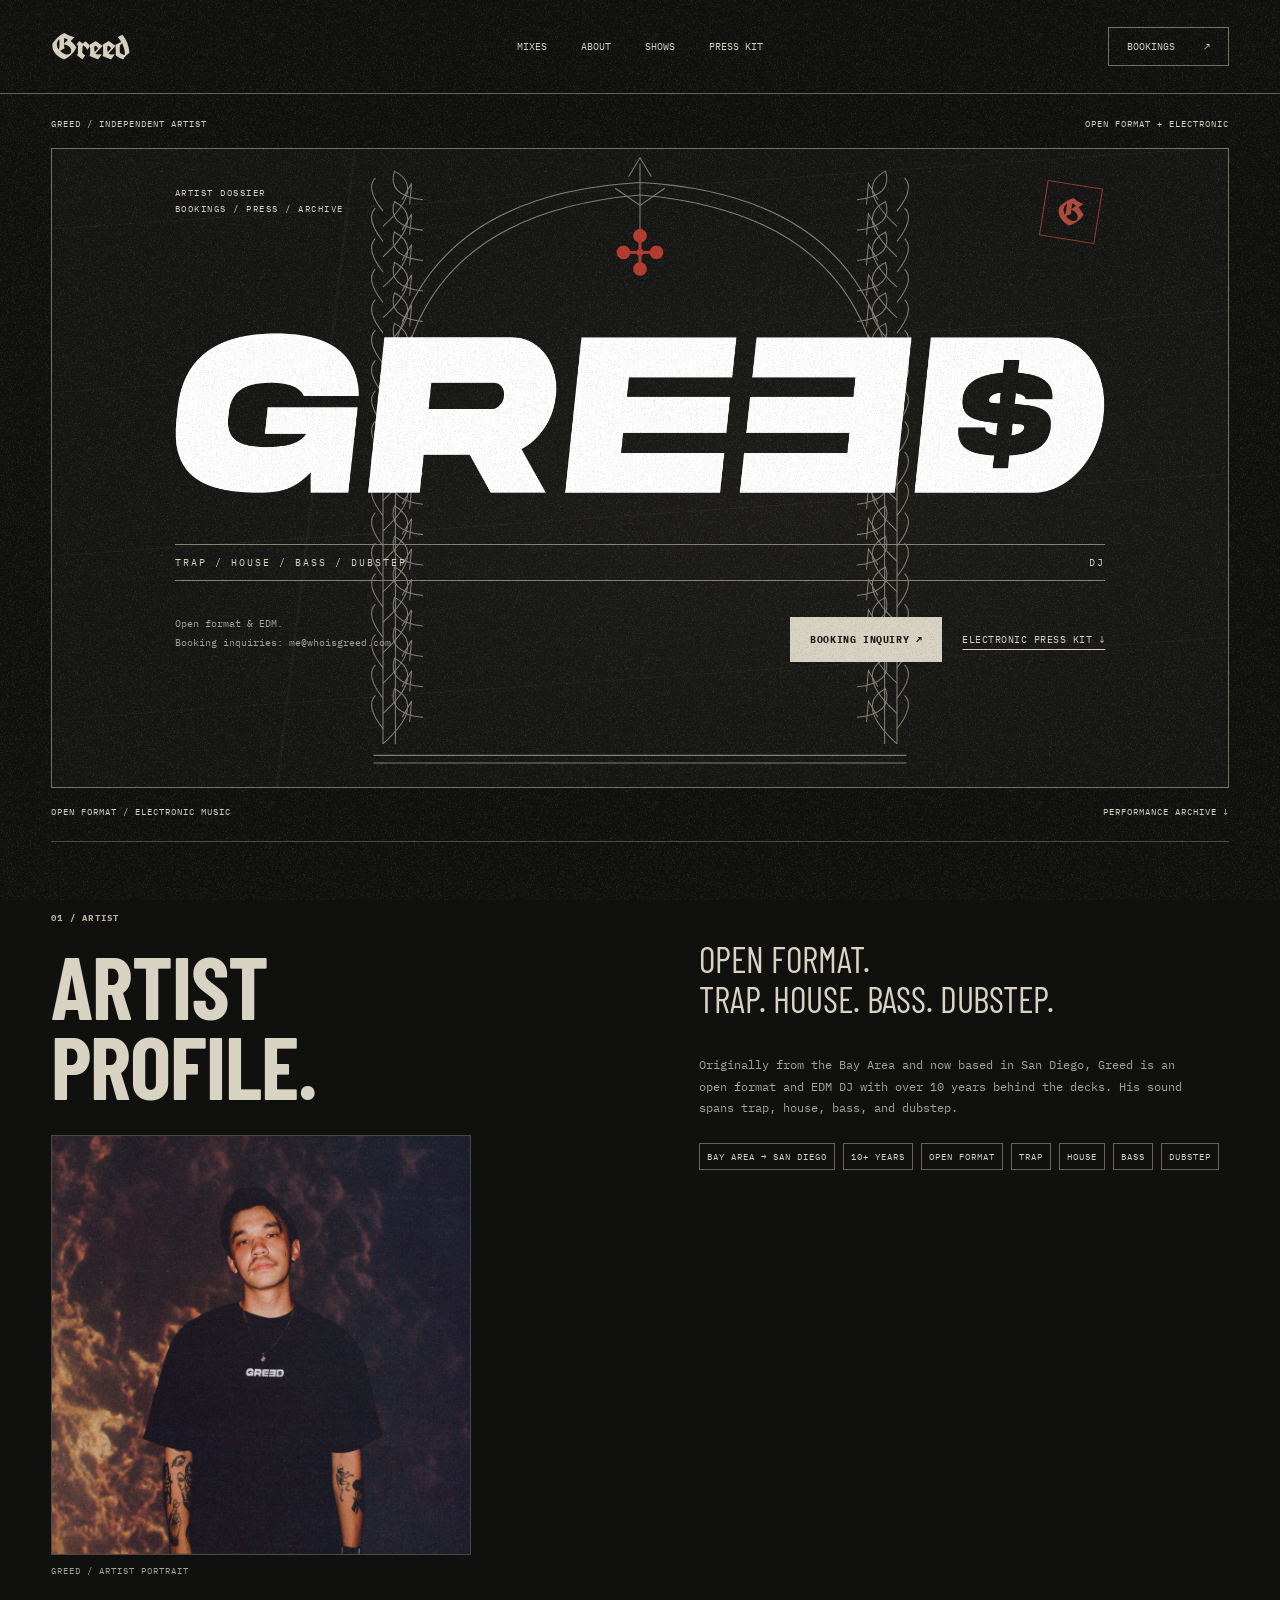
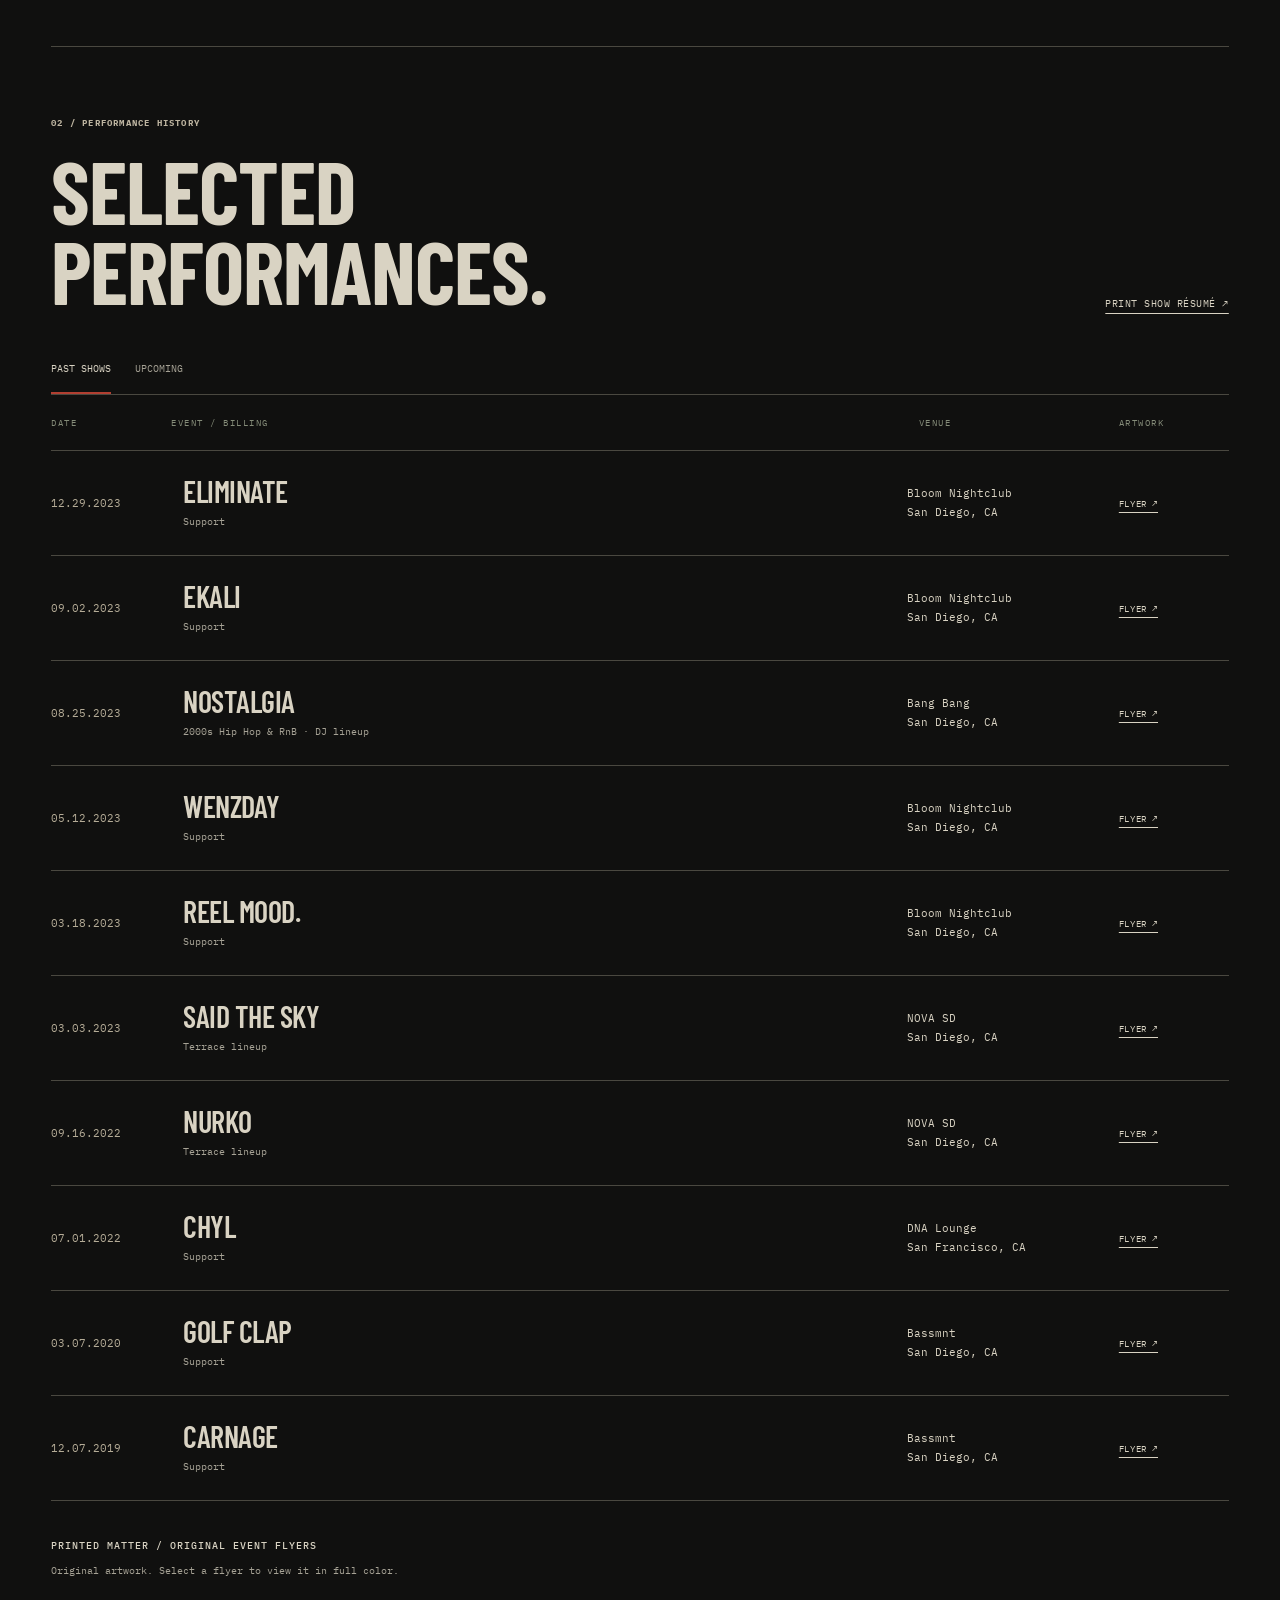
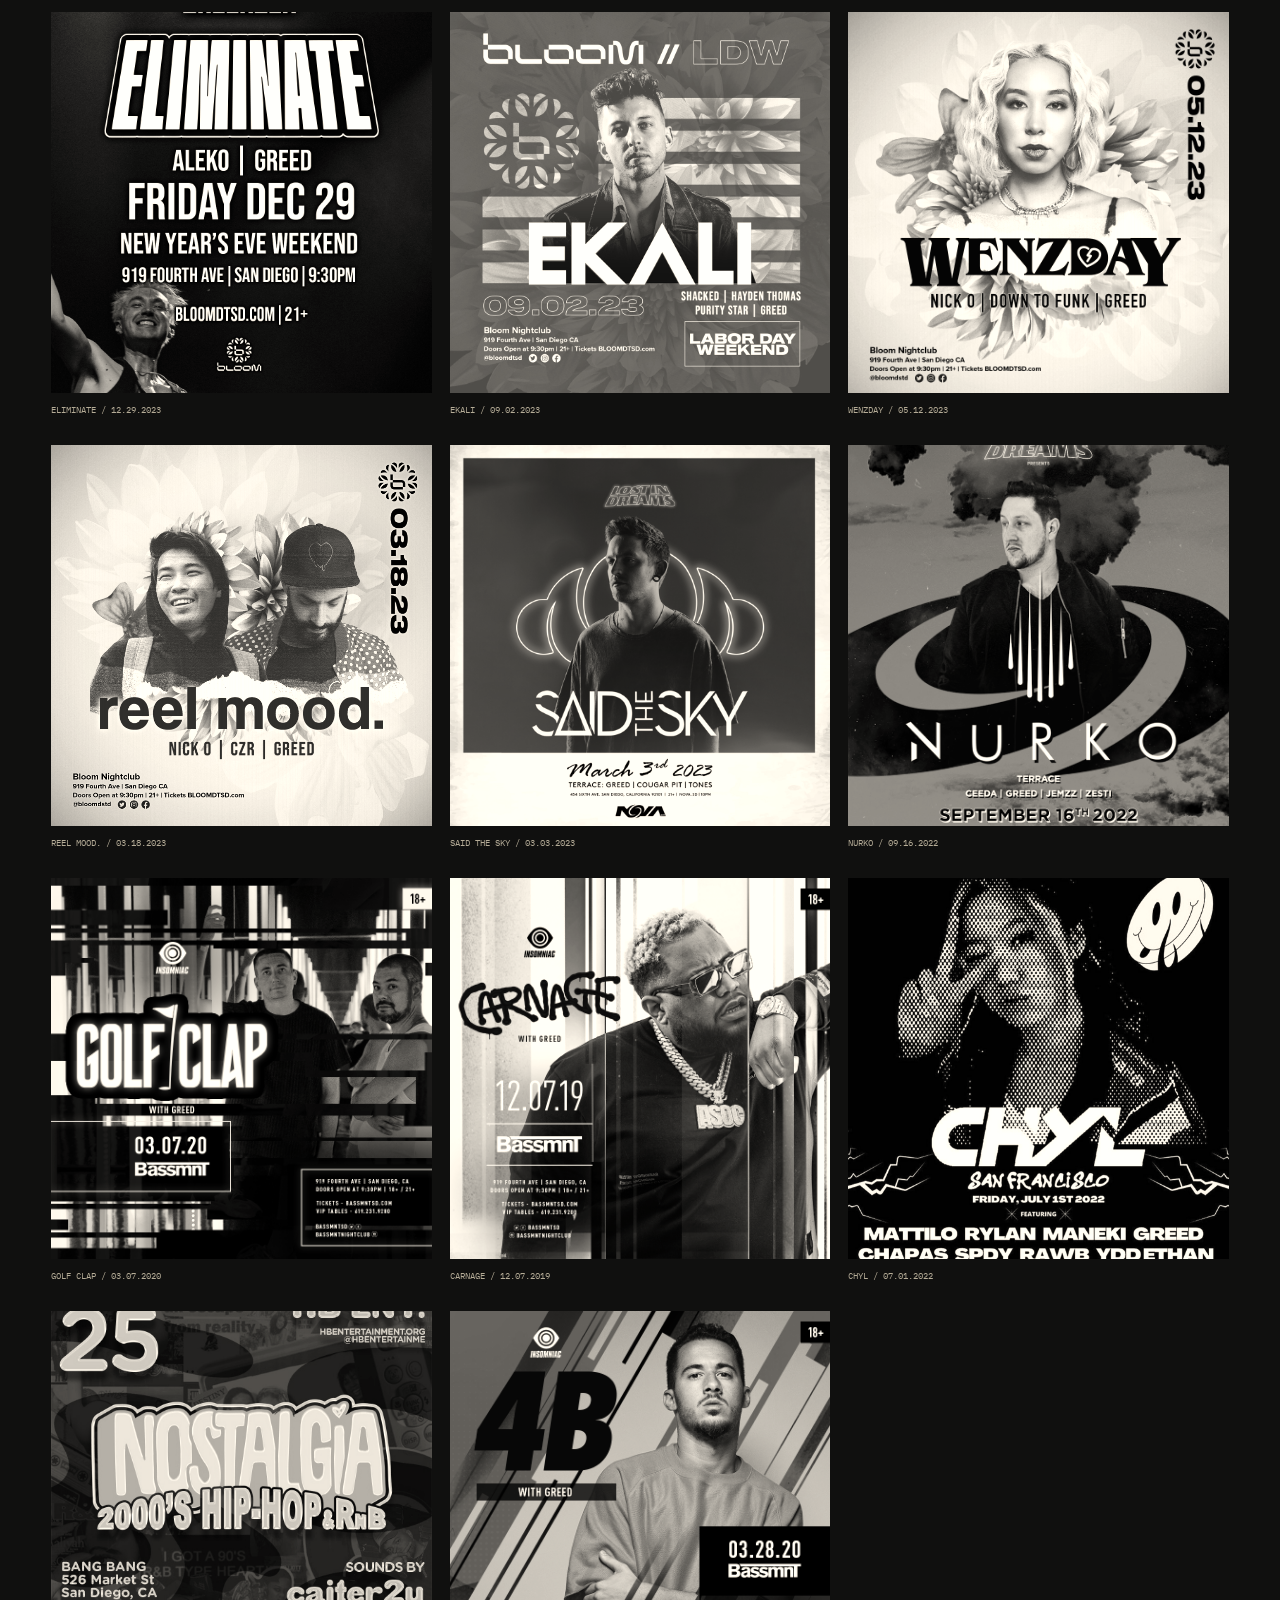
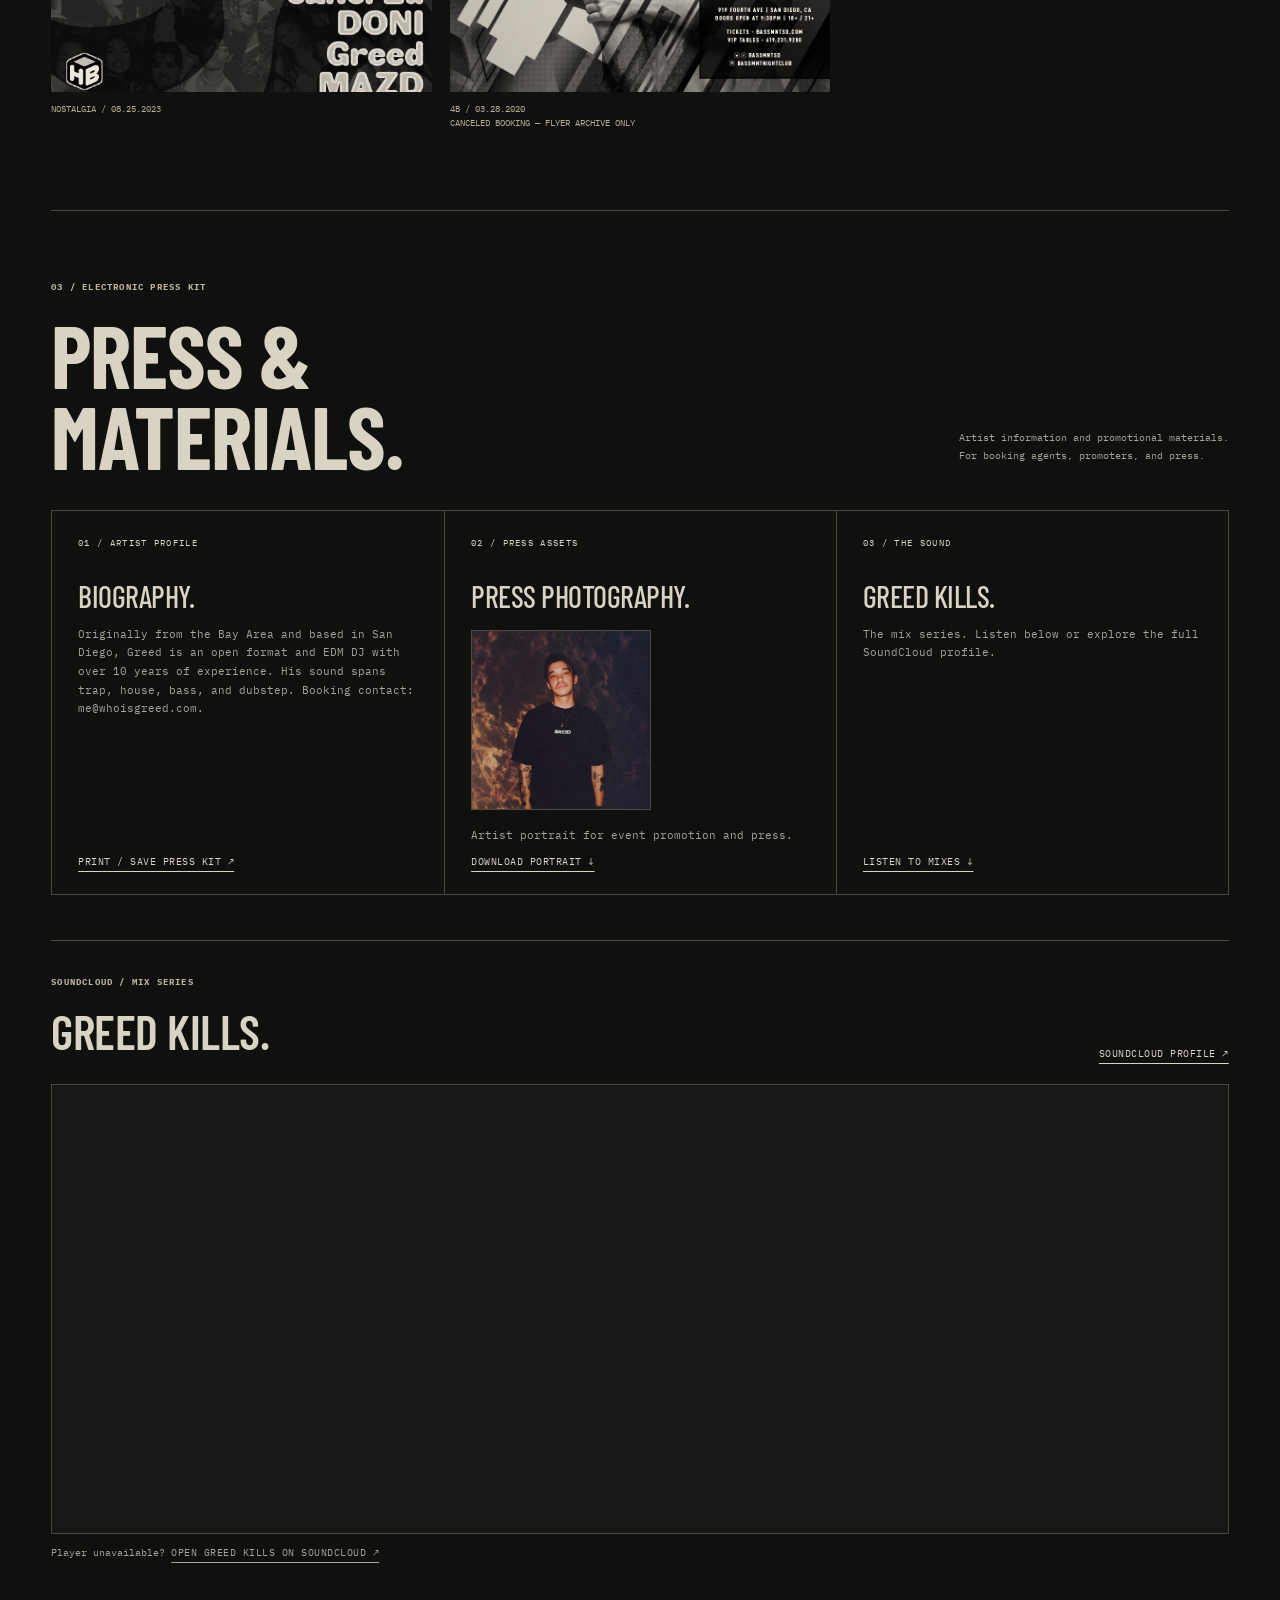
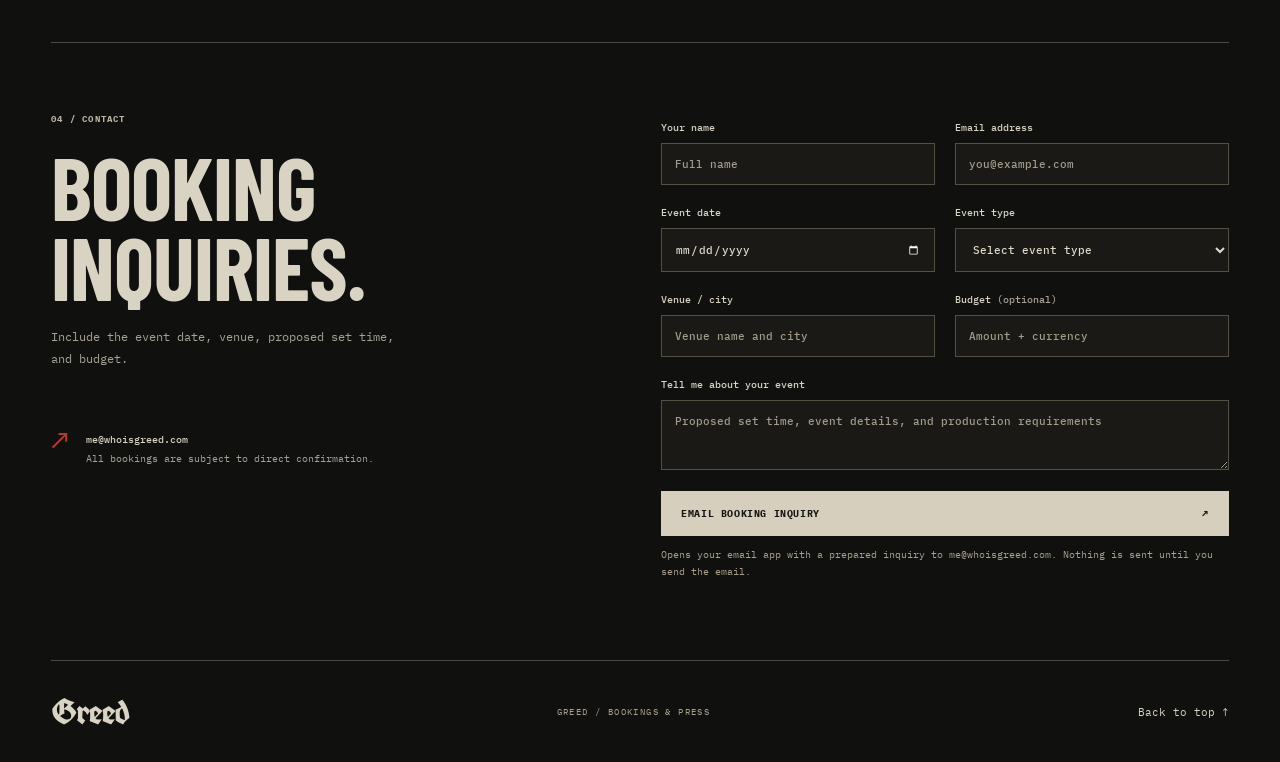
<file: public/index.html>
<!doctype html><html lang="en"><head><meta charset="utf-8"><meta name="viewport" content="width=device-width, initial-scale=1"><meta name="description" content="DJ bookings, electronic press kit, and performance archive."><title>GREED — DJ & Selector</title><link rel="stylesheet" href="style.css"><link rel="icon" href="/favicon.ico" sizes="any"><link rel="icon" type="image/svg+xml" href="/favicon.svg"><link rel="icon" type="image/png" sizes="64x64" href="/favicon.png"><link rel="apple-touch-icon" href="/apple-touch-icon.png"></head><body>
<header><a class="wordmark" href="#" aria-label="Greed — home">Greed</a><nav aria-label="Main navigation"><a href="#mixes">Mixes</a><a href="#about">About</a><a href="#shows">Shows</a><a href="#epk">Press kit</a></nav><a class="small-button" href="#book">Bookings <span>↗</span></a></header>
<main><section class="hero"><div class="hero-meta"><span>GREED / INDEPENDENT ARTIST</span><span>OPEN FORMAT + ELECTRONIC</span></div><div class="hero-poster"><div class="poster-index">ARTIST DOSSIER<br>BOOKINGS / PRESS / ARCHIVE</div><div class="hero-symbol" aria-hidden="true">✣</div><h1 class="hero-brand"><span class="hero-logo"><img src="assets/greed-logo.png" alt="Greed" fetchpriority="high"></span></h1><div class="poster-rule"><span>TRAP / HOUSE / BASS / DUBSTEP</span><span>DJ</span></div><div class="hero-bottom"><p>Open format & EDM.<br>Booking inquiries: <a href="mailto:me@whoisgreed.com">me@whoisgreed.com</a></p><div class="actions"><a class="button" href="#book">Booking inquiry ↗</a><a class="text-link" href="#epk">Electronic press kit ↓</a></div></div><div class="poster-stamp" aria-hidden="true">G</div></div><div class="hero-foot"><span>OPEN FORMAT / ELECTRONIC MUSIC</span><a href="#shows">PERFORMANCE ARCHIVE ↓</a></div></section><section id="about" class="about section"><div><div class="eyebrow">01 / ARTIST</div><h2>Artist<br>profile.</h2><figure class="artist-portrait"><img src="assets/greed-portrait.jpg" alt="Greed artist portrait" loading="lazy" width="886" height="886"><figcaption>GREED / ARTIST PORTRAIT</figcaption></figure></div><div><p class="large">Open format.<br>Trap. House. Bass. Dubstep.</p><p class="muted">Originally from the Bay Area and now based in San Diego, Greed is an open format and EDM DJ with over 10 years behind the decks. His sound spans trap, house, bass, and dubstep.</p><div class="tags"><span>BAY AREA → SAN DIEGO</span><span>10+ YEARS</span><span>OPEN FORMAT</span><span>TRAP</span><span>HOUSE</span><span>BASS</span><span>DUBSTEP</span></div></div></section>
<section id="shows" class="section shows"><div class="section-heading"><div><div class="eyebrow">02 / PERFORMANCE HISTORY</div><h2>Selected<br>performances.</h2></div><button class="text-link" id="resume">Print show résumé ↗</button></div><div class="filters" role="group" aria-label="Filter performances"><button class="active" data-filter="past">Past shows</button><button data-filter="upcoming">Upcoming</button></div><div id="past-shows"><div class="show-table"><div class="table-head"><span>DATE</span><span>EVENT / BILLING</span><span>VENUE</span><span>ARTWORK</span></div><article class="show-row"><time datetime="2023-12-29">12.29.2023</time><div><h3>Eliminate</h3><p>Support</p></div><div class="show-venue">Bloom Nightclub<br><span>San Diego, CA</span></div><a class="flyer-link" href="assets/eliminate.png" target="_blank" rel="noopener" aria-label="View Eliminate flyer">Flyer ↗</a></article><article class="show-row"><time datetime="2023-09-02">09.02.2023</time><div><h3>Ekali</h3><p>Support</p></div><div class="show-venue">Bloom Nightclub<br><span>San Diego, CA</span></div><a class="flyer-link" href="assets/ekali.jpg" target="_blank" rel="noopener" aria-label="View Ekali flyer">Flyer ↗</a></article><article class="show-row"><time datetime="2023-08-25">08.25.2023</time><div><h3>Nostalgia</h3><p>2000s Hip Hop &amp; RnB · DJ lineup</p></div><div class="show-venue">Bang Bang<br><span>San Diego, CA</span></div><a class="flyer-link" href="assets/nostalgia.jpg" target="_blank" rel="noopener" aria-label="View Nostalgia flyer">Flyer ↗</a></article><article class="show-row"><time datetime="2023-05-12">05.12.2023</time><div><h3>Wenzday</h3><p>Support</p></div><div class="show-venue">Bloom Nightclub<br><span>San Diego, CA</span></div><a class="flyer-link" href="assets/wenzday.jpg" target="_blank" rel="noopener" aria-label="View Wenzday flyer">Flyer ↗</a></article><article class="show-row"><time datetime="2023-03-18">03.18.2023</time><div><h3>reel mood.</h3><p>Support</p></div><div class="show-venue">Bloom Nightclub<br><span>San Diego, CA</span></div><a class="flyer-link" href="assets/reel-mood.jpg" target="_blank" rel="noopener" aria-label="View reel mood. flyer">Flyer ↗</a></article><article class="show-row"><time datetime="2023-03-03">03.03.2023</time><div><h3>Said The Sky</h3><p>Terrace lineup</p></div><div class="show-venue">NOVA SD<br><span>San Diego, CA</span></div><a class="flyer-link" href="assets/said-the-sky.png" target="_blank" rel="noopener" aria-label="View Said The Sky flyer">Flyer ↗</a></article><article class="show-row"><time datetime="2022-09-16">09.16.2022</time><div><h3>Nurko</h3><p>Terrace lineup</p></div><div class="show-venue">NOVA SD<br><span>San Diego, CA</span></div><a class="flyer-link" href="assets/nurko.png" target="_blank" rel="noopener" aria-label="View Nurko flyer">Flyer ↗</a></article><article class="show-row"><time datetime="2022-07-01">07.01.2022</time><div><h3>CHYL</h3><p>Support</p></div><div class="show-venue">DNA Lounge<br><span>San Francisco, CA</span></div><a class="flyer-link" href="assets/chyl.jpg" target="_blank" rel="noopener" aria-label="View CHYL flyer">Flyer ↗</a></article><article class="show-row"><time datetime="2020-03-07">03.07.2020</time><div><h3>Golf Clap</h3><p>Support</p></div><div class="show-venue">Bassmnt<br><span>San Diego, CA</span></div><a class="flyer-link" href="assets/golf-clap.png" target="_blank" rel="noopener" aria-label="View Golf Clap flyer">Flyer ↗</a></article><article class="show-row"><time datetime="2019-12-07">12.07.2019</time><div><h3>Carnage</h3><p>Support</p></div><div class="show-venue">Bassmnt<br><span>San Diego, CA</span></div><a class="flyer-link" href="assets/carnage.png" target="_blank" rel="noopener" aria-label="View Carnage flyer">Flyer ↗</a></article></div></div><div id="upcoming-shows" hidden><p class="archive-note">No upcoming dates listed. For performance inquiries, contact <a href="mailto:me@whoisgreed.com">me@whoisgreed.com</a>.</p></div><div class="flyer-collection"><h3 class="archive-label">PRINTED MATTER / ORIGINAL EVENT FLYERS</h3><p class="archive-note">Original artwork. Select a flyer to view it in full color.</p><div class="archive-grid"><figure><a href="assets/eliminate.png" target="_blank" rel="noopener"><img src="assets/eliminate.png" loading="lazy" alt="Eliminate event flyer listing Greed, Bloom Nightclub, 12.29.2023"></a><figcaption>Eliminate / 12.29.2023</figcaption></figure><figure><a href="assets/ekali.jpg" target="_blank" rel="noopener"><img src="assets/ekali.jpg" loading="lazy" alt="Ekali event flyer listing Greed, Bloom Nightclub, 09.02.2023"></a><figcaption>Ekali / 09.02.2023</figcaption></figure><figure><a href="assets/wenzday.jpg" target="_blank" rel="noopener"><img src="assets/wenzday.jpg" loading="lazy" alt="Wenzday event flyer listing Greed, Bloom Nightclub, 05.12.2023"></a><figcaption>Wenzday / 05.12.2023</figcaption></figure><figure><a href="assets/reel-mood.jpg" target="_blank" rel="noopener"><img src="assets/reel-mood.jpg" loading="lazy" alt="reel mood. event flyer listing Greed, Bloom Nightclub, 03.18.2023"></a><figcaption>reel mood. / 03.18.2023</figcaption></figure><figure><a href="assets/said-the-sky.png" target="_blank" rel="noopener"><img src="assets/said-the-sky.png" loading="lazy" alt="Said The Sky event flyer listing Greed, NOVA SD, 03.03.2023"></a><figcaption>Said The Sky / 03.03.2023</figcaption></figure><figure><a href="assets/nurko.png" target="_blank" rel="noopener"><img src="assets/nurko.png" loading="lazy" alt="Nurko event flyer listing Greed, NOVA SD, 09.16.2022"></a><figcaption>Nurko / 09.16.2022</figcaption></figure><figure><a href="assets/golf-clap.png" target="_blank" rel="noopener"><img src="assets/golf-clap.png" loading="lazy" alt="Golf Clap event flyer listing Greed, Bassmnt, 03.07.2020"></a><figcaption>Golf Clap / 03.07.2020</figcaption></figure><figure><a href="assets/carnage.png" target="_blank" rel="noopener"><img src="assets/carnage.png" loading="lazy" alt="Carnage event flyer listing Greed, Bassmnt, 12.07.2019"></a><figcaption>Carnage / 12.07.2019</figcaption></figure><figure><a href="assets/chyl.jpg" target="_blank" rel="noopener"><img src="assets/chyl.jpg" loading="lazy" alt="CHYL with Greed at DNA Lounge, San Francisco, July 1 2022"></a><figcaption>CHYL / 07.01.2022</figcaption></figure><figure><a href="assets/nostalgia.jpg" target="_blank" rel="noopener"><img src="assets/nostalgia.jpg" loading="lazy" alt="Nostalgia — 2000s Hip Hop and RnB, with Greed at Bang Bang, San Diego, August 25 2023"></a><figcaption>Nostalgia / 08.25.2023</figcaption></figure><figure><a href="assets/4b.png" target="_blank" rel="noopener"><img src="assets/4b.png" loading="lazy" alt="4B with Greed, Bassmnt, March 28 2020. Canceled event flyer."></a><figcaption>4B / 03.28.2020<br>Canceled booking — flyer archive only</figcaption></figure></div></div></section>
<section id="epk" class="section epk"><div class="section-heading"><div><div class="eyebrow">03 / ELECTRONIC PRESS KIT</div><h2>Press &<br>materials.</h2></div><p class="muted">Artist information and promotional materials.<br>For booking agents, promoters, and press.</p></div><div class="press-grid"><article><span class="card-number">01 / ARTIST PROFILE</span><h3>Biography.</h3><p>Originally from the Bay Area and based in San Diego, Greed is an open format and EDM DJ with over 10 years of experience. His sound spans trap, house, bass, and dubstep. Booking contact: me@whoisgreed.com.</p><button class="text-link" id="press-print">Print / save press kit ↗</button></article><article><span class="card-number">02 / PRESS ASSETS</span><h3>Press photography.</h3><a class="portrait-preview" href="assets/greed-portrait.jpg" target="_blank" rel="noopener" aria-label="View Greed press portrait"><img src="assets/greed-portrait.jpg" alt="Greed press portrait" loading="lazy" width="886" height="886"></a><p>Artist portrait for event promotion and press.</p><a class="text-link" href="assets/greed-portrait.jpg" download="Greed-Press-Portrait.jpg">Download portrait ↓</a></article><article><span class="card-number">03 / THE SOUND</span><h3>Greed Kills.</h3><p>The mix series. Listen below or explore the full SoundCloud profile.</p><a class="text-link" href="#mixes">Listen to mixes ↓</a></article></div><div id="mixes" class="mixes"><div class="section-heading"><div><div class="eyebrow">SOUNDCLOUD / MIX SERIES</div><h3>Greed Kills.</h3></div><a class="text-link" href="https://soundcloud.com/iamdjgreed" target="_blank" rel="noopener">SoundCloud profile ↗</a></div><iframe title="Greed Kills — SoundCloud mix playlist" width="100%" height="450" scrolling="no" allow="autoplay; encrypted-media" loading="lazy" src="https://w.soundcloud.com/player/?url=https%3A%2F%2Fapi.soundcloud.com%2Fplaylists%2F342498971&amp;color=%23a33228&amp;auto_play=false&amp;hide_related=true&amp;show_comments=false&amp;show_user=true&amp;show_reposts=false&amp;visual=false"></iframe><p class="archive-note">Player unavailable? <a class="text-link" href="https://soundcloud.com/iamdjgreed/sets/greed-kills" target="_blank" rel="noopener">Open Greed Kills on SoundCloud ↗</a></p></div></section>
<section id="book" class="section booking"><div><div class="eyebrow">04 / CONTACT</div><h2>Booking<br>inquiries.</h2><p>Include the event date, venue, proposed set time, and budget.</p><div class="booking-note"><span>↗</span><p><strong><a href="mailto:me@whoisgreed.com">me@whoisgreed.com</a></strong><br>All bookings are subject to direct confirmation.</p></div></div><form id="booking-form"><div class="form-row"><label>Your name<input name="name" autocomplete="name" placeholder="Full name" required></label><label>Email address<input type="email" name="email" autocomplete="email" placeholder="you@example.com" required></label></div><div class="form-row"><label>Event date<input name="date" type="date" required></label><label>Event type<select name="type" required><option value="">Select event type</option><option>Club night</option><option>Festival</option><option>Private event</option><option>Brand / corporate event</option><option>Other</option></select></label></div><div class="form-row"><label>Venue / city<input name="venue" placeholder="Venue name and city" required></label><label>Budget <span>(optional)</span><input name="budget" placeholder="Amount + currency"></label></div><label>Tell me about your event<textarea name="details" rows="3" placeholder="Proposed set time, event details, and production requirements" required></textarea></label><button class="button" type="submit">Email booking inquiry <span>↗</span></button><p class="form-disclaimer">Opens your email app with a prepared inquiry to me@whoisgreed.com. Nothing is sent until you send the email.</p><div id="form-result" role="status" hidden></div></form></section></main>
<footer><a class="wordmark" href="#" aria-label="Greed — back to top">Greed</a><span>GREED / BOOKINGS & PRESS</span><a href="#">Back to top ↑</a></footer><script src="app.js"></script></body></html>
</file>
<file: public/style.css>
@import url('https://fonts.googleapis.com/css2?family=UnifrakturCook:wght@700&family=IBM+Plex+Mono:wght@400;500;600&family=Barlow+Condensed:wght@500;600;700;800&display=swap');
@import url('https://fonts.googleapis.com/css2?family=Barlow+Condensed:wght@600;700;800&family=DM+Sans:wght@400;500;600;700&display=swap');
:root{--bg:#111310;--ink:#f0f0e7;--dim:#a6a89d;--lime:#d5fb58;--line:#34372e}*{box-sizing:border-box}html{scroll-behavior:smooth;scroll-padding-top:30px}body{margin:0;background:var(--bg);color:var(--ink);font-family:'DM Sans',sans-serif;font-size:15px}a{color:inherit;text-decoration:none}button,input,select,textarea{font:inherit}button,a,input,select,textarea{-webkit-tap-highlight-color:transparent}button{cursor:pointer}a:focus-visible,button:focus-visible,input:focus-visible,select:focus-visible,textarea:focus-visible{outline:2px solid var(--lime);outline-offset:5px}header{display:flex;align-items:center;justify-content:space-between;padding:27px 5%;border-bottom:1px solid var(--line)}.wordmark{font-size:25px;font-weight:800;letter-spacing:-1.5px}.wordmark span{font-size:11px;vertical-align:top;margin-left:4px}nav{display:flex;gap:34px;font-size:13px}nav a:hover,.text-link:hover{color:var(--lime)}.small-button{border:1px solid #707466;padding:12px 18px;font-size:12px}.small-button span{margin-left:23px}.hero{display:grid;grid-template-columns:1.15fr 1fr;min-height:650px;padding:64px 5% 58px;gap:5%}.eyebrow{font-size:10px;letter-spacing:2px;font-weight:700;display:flex;align-items:center;gap:9px}.eyebrow i{width:7px;height:7px;background:var(--lime);border-radius:50%}h1,h2{font-family:'Barlow Condensed','Arial Narrow',Impact,sans-serif;font-weight:700;margin:27px 0 20px;line-height:.94;letter-spacing:-2px}h1{font-size:clamp(66px,7.5vw,118px)}em{font-style:normal;color:var(--lime)}.hero-copy>p{color:var(--dim);max-width:330px;line-height:1.7}.actions{display:flex;align-items:center;gap:27px;margin-top:32px}.button{display:inline-flex;justify-content:space-between;gap:30px;align-items:center;background:var(--lime);color:#161a0a;border:0;padding:17px 22px;font-size:12px;font-weight:700}.button:hover{background:#e3ff91}.text-link{background:none;border:0;padding:0;font-size:12px;text-decoration:underline;text-underline-offset:6px;color:inherit}.hero-note{margin-top:58px;color:#85897c;font-size:9px;letter-spacing:1.5px}.art{background:#292e26;position:relative;min-height:494px;overflow:hidden;display:flex;align-items:center;justify-content:center;background-image:radial-gradient(ellipse at 20% 30%,#5d6652,transparent 65%),linear-gradient(120deg,#34392e,#171b15)}.art-top,.art-bottom{position:absolute;left:22px;right:22px;display:flex;justify-content:space-between;font-size:9px;letter-spacing:1.5px;color:#d3d9c2;z-index:2}.art-top{top:22px}.art-bottom{bottom:22px}.record{width:90%;aspect-ratio:1;border-radius:50%;display:grid;place-items:center;background:repeating-radial-gradient(circle,#141713 0px,#141713 2px,#2b2e26 3px,#10130f 4px);box-shadow:16px 22px 30px #0008;transform:rotate(-20deg)}.record:before{content:'';position:absolute;inset:0;border-radius:50%;background:conic-gradient(transparent,#c7d0b320,transparent 25%,#0005,transparent 65%,#d9e0c218,transparent)}.label{background:var(--lime);color:#202713;width:39%;aspect-ratio:1;border-radius:50%;display:flex;flex-direction:column;justify-content:center;align-items:center;font-size:clamp(24px,3.1vw,49px);font-weight:800;line-height:.85;letter-spacing:-2px;position:relative;text-align:center}.label small{font-size:6px;letter-spacing:1px;margin-top:16px}.spindle{width:9px;height:9px;border-radius:50%;background:#151a11;border:2px solid #eaff9e;margin-top:11px}.sticker{position:absolute;bottom:65px;right:20px;background:var(--lime);color:#1a2212;padding:15px;font-size:9px;font-weight:800;line-height:1.5;transform:rotate(8deg)}.ticker{background:var(--lime);color:#202613;padding:19px 5%;display:flex;justify-content:space-between;gap:24px;font-size:12px;font-weight:800;letter-spacing:2px}.ticker span{font-size:19px}.section{padding:85px 5%;border-bottom:1px solid var(--line)}.about{display:grid;grid-template-columns:1fr 1fr;gap:8%}h2{font-size:clamp(46px,5vw,70px);margin-top:22px}.large{font-size:29px;line-height:1.3;margin-top:27px}.muted{color:var(--dim);line-height:1.8;max-width:490px}.tags{display:flex;gap:8px;flex-wrap:wrap;margin:24px 0}.tags span{font-size:9px;letter-spacing:1px;border:1px solid #515644;padding:9px 12px}.content-note{font-size:11px;color:#838878;line-height:1.6}.section-heading{display:flex;justify-content:space-between;gap:40px;align-items:end;margin-bottom:35px}.section-heading h2{margin-bottom:0}.filters{display:flex;gap:24px;border-bottom:1px solid var(--line)}.filters button{background:none;border:0;border-bottom:2px solid transparent;padding:17px 0;color:var(--dim);font-size:12px}.filters .active{color:var(--lime);border-bottom-color:var(--lime)}.table-head{display:grid;grid-template-columns:1fr 2fr 1fr;font-size:9px;letter-spacing:1.5px;color:#858c79;padding:22px 0;border-bottom:1px solid var(--line)}.empty-shows{display:flex;gap:28px;align-items:center;padding:40px 0}.asterisk{font-size:48px;color:var(--lime)}h3{font-size:21px;font-weight:500;letter-spacing:-.5px}.empty-shows h3{margin:0 0 8px}.empty-shows p{color:var(--dim);font-size:13px;line-height:1.7;max-width:530px;margin:0}.epk{background:#1a1d17}.press-grid{display:grid;grid-template-columns:repeat(3,1fr);border:1px solid #424738}.press-grid article{padding:32px;min-height:250px;display:flex;align-items:start;flex-direction:column}.press-grid article+article{border-left:1px solid #424738}.card-number{font-size:9px;letter-spacing:1.3px;color:var(--lime)}.press-grid h3{font-size:25px;margin-bottom:0}.press-grid p{color:var(--dim);font-size:13px;line-height:1.7;flex:1}.pending{color:#8d9580;font-size:11px}.booking{display:grid;grid-template-columns:1fr 1.1fr;gap:8%}.booking>div>p{color:var(--dim);line-height:1.8;max-width:350px}.booking-note{display:flex;gap:17px;margin-top:50px}.booking-note>span{color:var(--lime);font-size:30px}.booking-note p{font-size:11px;line-height:1.9;color:var(--dim)}.booking-note strong{color:var(--ink);font-weight:500}form{padding-top:8px}label{display:block;font-size:11px;font-weight:500;margin-bottom:21px}label span{color:var(--dim)}.form-row{display:grid;grid-template-columns:1fr 1fr;gap:20px}input,select,textarea{display:block;width:100%;background:#1c2019;color:var(--ink);border:1px solid #3b4132;border-radius:0;padding:14px;margin-top:9px;font-size:12px;color-scheme:dark}textarea{resize:vertical}input::placeholder,textarea::placeholder{color:#89917d}.form-disclaimer{font-size:10px;line-height:1.7;color:#939a87}.booking form .button{width:100%}#form-result{background:#242d19;border:1px solid #63713b;padding:16px;font-size:12px;line-height:1.7}footer{padding:35px 5%;display:flex;align-items:center;justify-content:space-between}footer>span{color:#89917c;font-size:9px;letter-spacing:1.4px}footer>a:last-child{font-size:11px}@media(min-width:1500px){main,header,footer{max-width:1600px;margin:auto}}@media(max-width:800px){.hero{grid-template-columns:1fr;padding-top:42px;gap:38px}.hero-note{margin-top:30px}.art{min-height:420px;max-width:550px;width:100%;margin:auto}.record{max-width:430px}.label{font-size:40px}.ticker{font-size:9px;letter-spacing:1px}.ticker span{font-size:13px}.about,.booking{grid-template-columns:1fr;gap:25px}.section{padding-top:56px;padding-bottom:56px}.press-grid{grid-template-columns:1fr}.press-grid article+article{border-left:0;border-top:1px solid #424738}.press-grid article{min-height:210px}.section-heading{align-items:start;flex-direction:column;gap:20px}.booking-note{margin-top:25px}nav{gap:20px}footer>span{display:none}}@media(max-width:480px){nav{display:none}header{padding-top:20px;padding-bottom:20px}h1{font-size:67px}.actions{gap:20px;align-items:start;flex-direction:column}.art{min-height:350px}.record{width:92%}.ticker{white-space:nowrap;overflow:hidden;justify-content:start}.form-row{grid-template-columns:1fr;gap:0}.press-grid article{padding:25px}h2{font-size:51px}.large{font-size:25px}}@media(prefers-reduced-motion:reduce){html{scroll-behavior:auto}}@media print{body{background:white;color:black}header,footer,.hero,.ticker,.booking,.filters,.text-link,.pending{display:none!important}.section{padding:20px 0;border-color:#aaa}.about,.press-grid{display:block}.epk{background:white}.muted,.content-note,.empty-shows p,.press-grid p{color:#444}.eyebrow,.card-number,em,.asterisk{color:black}.press-grid article{min-height:0;padding:15px}.press-grid article+article{border:0}body[data-print=resume] .about,body[data-print=resume] .epk{display:none}.shows:before{content:'GREED / PERFORMANCE RÉSUMÉ';font-weight:bold;font-size:22px}}
/* Greed — distressed editorial direction */

:root{--bg:#10100f;--ink:#d9d3c3;--dim:#a6a295;--lime:#d9d3c3;--line:#4a4840;--red:#a33228}body{font-family:'IBM Plex Mono',monospace;background:#10100f}body:after{content:'';position:fixed;inset:0;background:url('assets/grain.png');opacity:.2;pointer-events:none;z-index:20}header{padding:23px 4%;margin:0 3%;border-bottom:1px solid #696459}.wordmark{font-family:'UnifrakturCook',Georgia,serif;font-size:36px;letter-spacing:-1px}nav{font-size:10px;text-transform:uppercase;gap:34px}.small-button{border-color:#777164;font-size:10px;text-transform:uppercase}.hero{display:block;padding:20px 4% 0;min-height:0}.hero-meta,.hero-foot{display:flex;justify-content:space-between;font-size:9px;letter-spacing:1px;padding:4px 0 19px}.hero-foot{padding:18px 0 24px;border-bottom:1px solid var(--line)}.hero-poster{position:relative;min-height:640px;border:1px solid #777164;padding:36px 5%;overflow:hidden;background:radial-gradient(ellipse at 60% 55%,#32302a40,transparent 65%),#151513;isolation:isolate}.hero-poster:before{content:'';position:absolute;inset:5px;background:url('assets/ornament.svg') center/100% 100% no-repeat;opacity:.6;z-index:-1}.hero-poster:after{content:'';position:absolute;inset:0;pointer-events:none;opacity:.35;background:repeating-linear-gradient(176deg,transparent 0 79px,#d8cfba22 80px,transparent 81px 163px),linear-gradient(97deg,transparent 24%,#ddd2bb22 24.1%,transparent 24.4%)}.poster-index{font-size:9px;letter-spacing:1.5px;line-height:1.8;margin-left:6%}.hero-symbol{text-align:center;color:#b53b2e;font-family:Georgia,serif;font-size:62px;height:70px}.hero h1{font-family:'UnifrakturCook',Georgia,serif;text-align:center;font-size:clamp(140px,25vw,370px);font-weight:700;line-height:.9;margin:5px 0 35px;letter-spacing:-.04em;position:relative;text-shadow:2px 1px #696358}.hero h1:after{content:'';position:absolute;inset:0;background:url('assets/grain.png');opacity:.07;mix-blend-mode:multiply;pointer-events:none}.poster-rule{display:flex;justify-content:space-between;border-top:1px solid #8a8270;border-bottom:1px solid #8a8270;margin:0 6%;padding:11px 0;font-size:10px;letter-spacing:2px}.hero-bottom{display:flex;justify-content:space-between;align-items:end;gap:20px;margin:23px 6% 20px}.hero-bottom p{font-size:10px;line-height:1.9;color:var(--dim)}.actions{margin:0;gap:20px;align-items:center}.button{background:var(--ink);color:#151512;font-size:10px;text-transform:uppercase;letter-spacing:.6px;padding:16px 20px}.button:hover{background:#efe8d8}.text-link{font-size:10px;text-transform:uppercase;letter-spacing:.5px}.poster-stamp{position:absolute;top:35px;right:11%;border:1px solid #9e3e32;color:#af493b;width:56px;height:56px;display:grid;place-items:center;font:38px 'UnifrakturCook',Georgia,serif;transform:rotate(9deg)}h2{font-family:'Barlow Condensed',Impact,sans-serif;text-transform:uppercase;font-size:clamp(56px,6.8vw,92px);line-height:.92;letter-spacing:-1px}.section{margin:0 4%;padding:70px 0}.eyebrow{font-size:9px;letter-spacing:1.2px;color:#bdb4a0}.large{font-family:'Barlow Condensed',sans-serif;font-size:36px;line-height:1.1;text-transform:uppercase}.muted{font-size:12px}.tags span{font-size:9px;border-color:#686253;padding:7px}.about{grid-template-columns:1fr 1fr;gap:10%}.epk{background:transparent}.section-heading>.muted{font-size:10px}.press-grid{border:1px solid var(--line)}.press-grid article{padding:26px}.press-grid article+article{border-color:var(--line)}.press-grid h3{font-family:'Barlow Condensed',sans-serif;text-transform:uppercase;font-size:30px}.press-grid p{font-size:11px}.pending,.content-note{font-size:10px;color:#a49c88}.booking>div>p{font-size:12px}.booking-note>span{color:#b13c30}.booking-note p{font-size:10px}.booking .button{background:#d6cfbd}label{font-size:10px}input,select,textarea{background:#1a1916;border-color:#555044;font-size:11px;color:#e2dbc9;padding:13px}input::placeholder,textarea::placeholder{color:#a39c8b}.form-disclaimer{color:#aaa18d}footer{margin:0 4%;padding:27px 0}footer>span{font-size:9px;color:#aaa18d}.filters button{font-size:10px;text-transform:uppercase}.filters .active{border-color:#b23f31}.table-head{grid-template-columns:120px 1fr 200px 110px}.show-row{display:grid;grid-template-columns:120px 1fr 200px 110px;gap:12px;align-items:center;border-bottom:1px solid var(--line);padding:22px 0}.show-row time{font-size:11px;color:#b5ac97}.show-row h3{font:600 30px 'Barlow Condensed',sans-serif;text-transform:uppercase;margin:0 0 5px}.show-row p{font-size:10px;color:var(--dim);margin:3px 0;line-height:1.6}.flyer-link{font-size:9px;letter-spacing:.6px;text-transform:uppercase;text-decoration:underline;text-underline-offset:5px}.show-venue{font-size:11px;line-height:1.8}.bill-status{color:#c98678!important}.archive-grid{display:grid;grid-template-columns:repeat(3,1fr);gap:18px;margin-top:32px}.archive-grid figure{margin:0}.archive-grid a{display:block;overflow:hidden;background:#22211d}.archive-grid img{display:block;width:100%;aspect-ratio:1;object-fit:cover;filter:grayscale(1) sepia(.2);transition:filter .2s}.archive-grid a:hover img,.archive-grid a:focus-visible img{filter:none}.archive-grid figcaption{font-size:9px;color:#b5ac97;padding:10px 0;text-transform:uppercase;line-height:1.6}.archive-label{font-size:10px;letter-spacing:1px;margin-top:38px}.archive-note{font-size:10px;color:var(--dim);line-height:1.8}#form-result{background:#26231c;border-color:#7d7058}em{color:var(--ink)}
@media(max-width:1000px){.hero-poster{min-height:560px}.hero-bottom{align-items:start}.actions{flex-direction:column;align-items:start}.show-row,.table-head{grid-template-columns:100px 1fr 150px 65px;gap:10px}}@media(max-width:800px){header{padding:18px 0}.hero-poster{min-height:480px;padding:30px 3%}.hero h1{font-size:26vw;margin:30px 0}.hero-meta,.hero-foot{font-size:7px;letter-spacing:.5px}.poster-index{font-size:7px}.hero-symbol{height:40px;font-size:45px}.poster-rule{font-size:8px;letter-spacing:1px}.hero-bottom{margin:20px 8%;flex-direction:column;gap:15px}.hero-bottom p{font-size:9px;margin:0}.hero-bottom .actions{flex-direction:row;align-items:center}.poster-stamp{width:40px;height:40px;font-size:29px;top:25px}.section{padding:48px 0}.about,.booking{grid-template-columns:1fr;gap:18px}.press-grid{grid-template-columns:1fr}.show-row,.table-head{grid-template-columns:85px 1fr 90px}.show-venue{grid-column:2}.show-row .flyer-link{grid-column:3;grid-row:1/3}.show-row time{grid-row:1/3;font-size:10px}.table-head span:nth-child(3){display:none}.show-row h3{font-size:25px}.archive-grid{gap:12px}.press-grid article+article{border-left:0}.booking-note{margin-top:20px}}@media(max-width:480px){.hero{padding:16px 4% 0}.hero-poster{min-height:430px}.hero h1{font-size:27vw;letter-spacing:-.06em;margin-top:32px;margin-bottom:25px}.hero-bottom .actions{flex-direction:column;gap:20px}.hero-foot span{max-width:45%;line-height:1.6}.hero-foot a{max-width:45%;text-align:right;line-height:1.6}.poster-rule{font-size:6px;letter-spacing:.7px}.poster-index{font-size:6px}.hero-meta{font-size:6px}.hero-symbol{font-size:40px}.archive-grid{grid-template-columns:repeat(2,1fr)}.show-row{grid-template-columns:67px 1fr 48px;gap:8px}.show-row h3{font-size:23px}.flyer-link{font-size:8px}.table-head{grid-template-columns:67px 1fr 48px}.booking h2{font-size:65px}.form-row{grid-template-columns:1fr}}@media print{body:after,.hero,.archive-grid,.archive-label,.archive-note,.flyer-link{display:none!important}.section{margin:0;padding:15px 0}h2{font-size:38px}.show-row{grid-template-columns:100px 1fr 180px;break-inside:avoid;padding:10px 0}.show-row h3{font-size:20px}.show-venue{grid-column:auto;grid-row:auto}.show-row p,.show-row time,.show-venue,.bill-status{color:#333!important}.press-grid h3{font-size:22px}.shows:before{content:'GREED / PERFORMANCE HISTORY';font-family:monospace}.tags span{color:black}.hero h1:after{display:none}}
[hidden]{display:none!important}@media print{#past-shows[hidden]{display:block!important}#upcoming-shows,.flyer-collection{display:none!important}}

/* Artist portrait and reduced hero texture. */
.artist-portrait{margin:30px 0 0;max-width:420px}.artist-portrait img{display:block;width:100%;height:auto;border:1px solid var(--line)}.artist-portrait figcaption{font-size:9px;letter-spacing:1px;margin-top:10px;color:var(--dim)}.portrait-preview{display:block;margin:16px 0}.portrait-preview img{width:100%;max-width:180px;height:auto;display:block;border:1px solid var(--line)}.press-grid .portrait-preview+p{margin-top:0}@media print{.artist-portrait{max-width:160px;break-inside:avoid}.portrait-preview{display:none}.artist-portrait figcaption{color:#444}}

.mixes{margin-top:45px;padding-top:35px;border-top:1px solid var(--line)}.mixes h3{font:600 48px 'Barlow Condensed',sans-serif;text-transform:uppercase;margin:15px 0 0}.mixes iframe{display:block;border:1px solid var(--line);background:#171715}.mixes .section-heading{margin-bottom:24px}@media print{.mixes{display:none!important}}

/* Supplied wordmark: crop its surrounding black canvas in layout. */
.header-logo{display:block;position:relative;width:150px;height:30px;overflow:hidden;flex-shrink:0;mix-blend-mode:screen}.header-logo img{position:absolute;display:block;width:112.5%;max-width:none;height:auto;left:50%;top:50%;transform:translate(-50%,-50%)}@media(max-width:480px){.header-logo{width:125px;height:25px}}

/* Alternate brand hierarchy: supplied hero logo, gothic supporting wordmarks. */
.hero h1.hero-brand{font-size:inherit;line-height:1;margin:40px 6% 46px;letter-spacing:0;text-shadow:none}.hero h1.hero-brand:after{display:none}.hero-logo{display:block;position:relative;width:100%;aspect-ratio:5.45;overflow:hidden;mix-blend-mode:screen}.hero-logo img{position:absolute;display:block;width:112.5%;max-width:none;height:auto;left:50%;top:50%;transform:translate(-50%,-50%)}@media(max-width:800px){.hero h1.hero-brand{margin:52px 6% 44px}}@media(max-width:480px){.hero h1.hero-brand{margin:48px 5% 42px}}
/* Full-width divider with a centered header content grid at every viewport. */
header{width:100%;max-width:none;margin:0;padding:23px max(4%,calc((100% - 1472px)/2));display:grid;grid-template-columns:1fr auto 1fr;align-items:center}header>.wordmark{justify-self:start}header>nav{justify-self:center}header>.small-button{justify-self:end}@media(max-width:800px){header{padding-top:18px;padding-bottom:18px}}@media(max-width:480px){header{grid-template-columns:1fr auto}}
</file>
